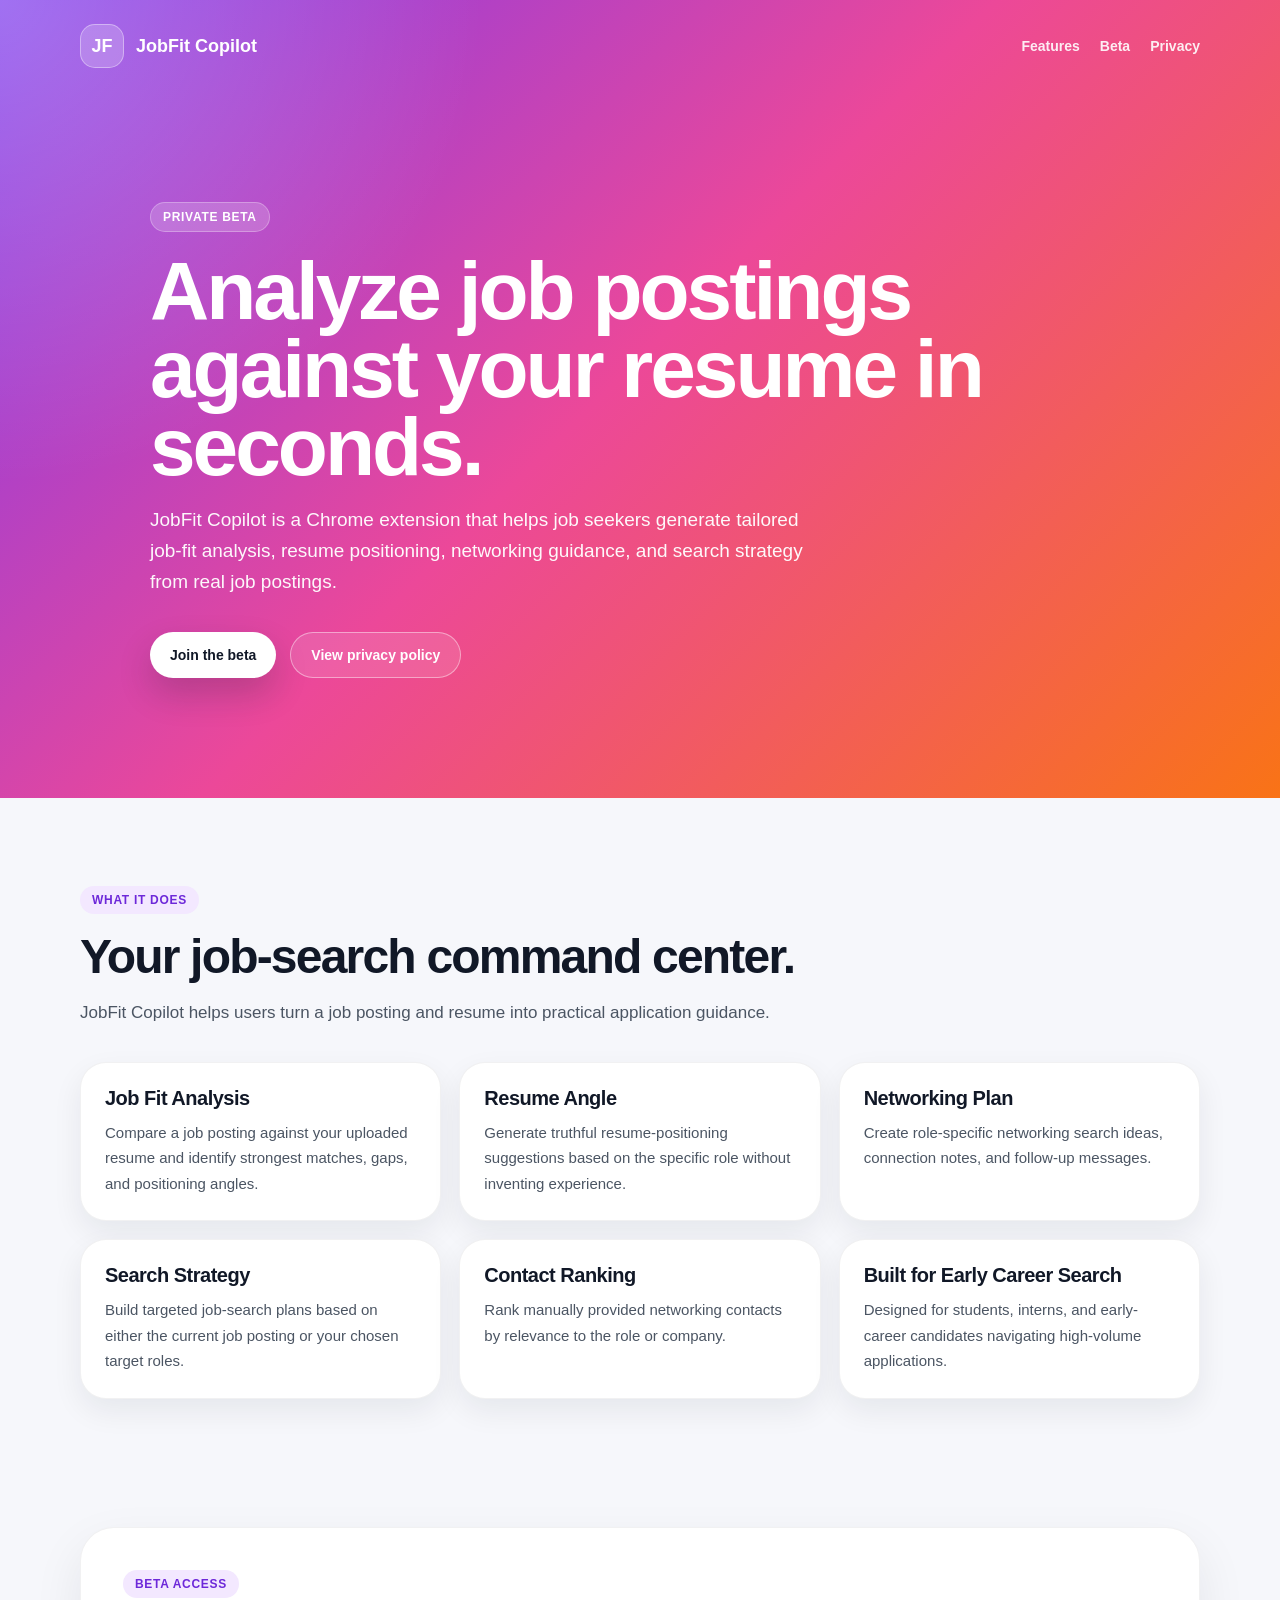
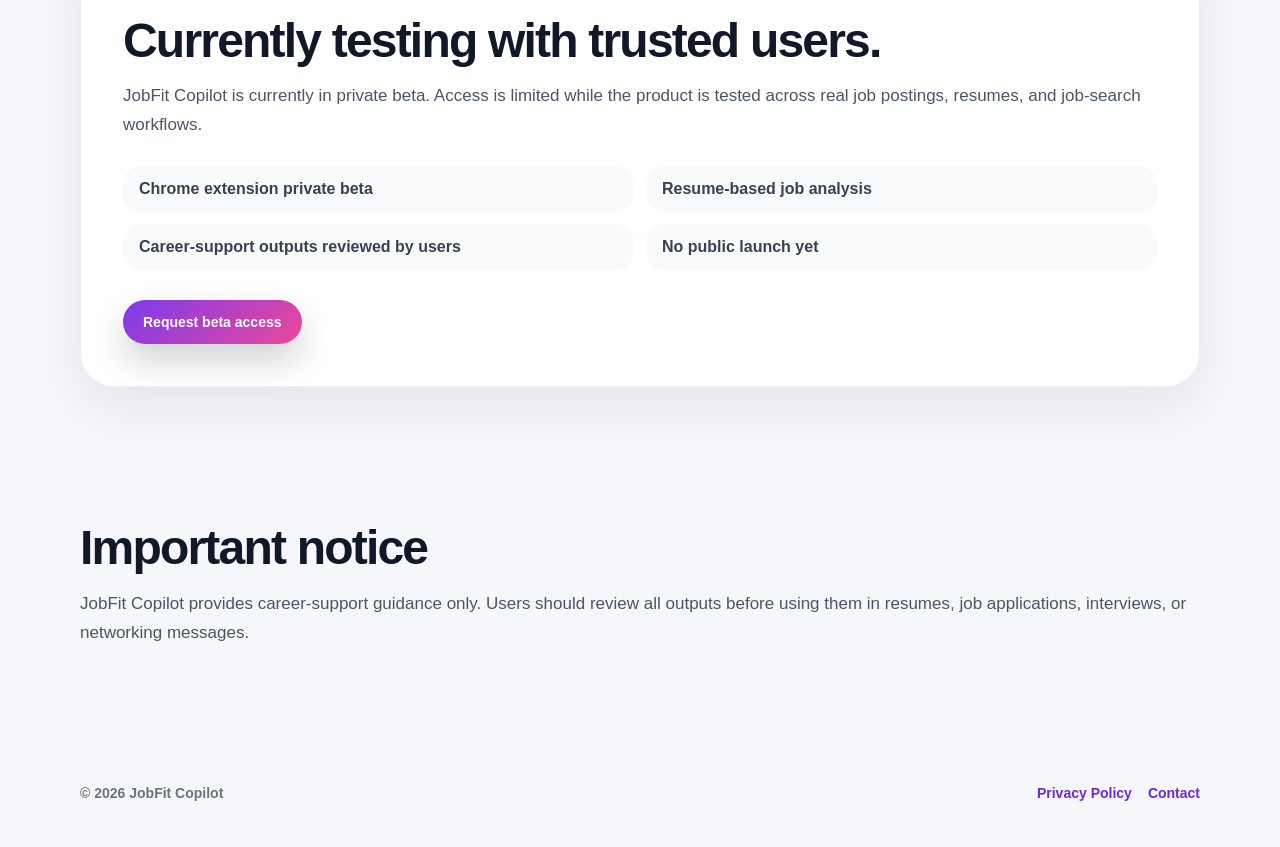
<file: index.html>
<!DOCTYPE html>
<html lang="en">
<head>
  <meta charset="UTF-8">
  <meta name="viewport" content="width=device-width, initial-scale=1.0">
  <title>JobFit Copilot</title>
  <meta name="description" content="JobFit Copilot helps job seekers analyze job postings against their resume and generate tailored job-search guidance.">
  <link rel="stylesheet" href="styles.css">
</head>
<body>
  <header class="hero">
    <nav class="nav">
      <div class="brand">
        <div class="logo">JF</div>
        <span>JobFit Copilot</span>
      </div>
      <div class="nav-links">
        <a href="#features">Features</a>
        <a href="#beta">Beta</a>
        <a href="privacy.html">Privacy</a>
      </div>
    </nav>

    <section class="hero-content">
      <div class="eyebrow">Private Beta</div>
      <h1>Analyze job postings against your resume in seconds.</h1>
      <p>
        JobFit Copilot is a Chrome extension that helps job seekers generate tailored job-fit analysis,
        resume positioning, networking guidance, and search strategy from real job postings.
      </p>

      <div class="hero-actions">
        <a class="primary-button" href="#beta">Join the beta</a>
        <a class="secondary-button" href="privacy.html">View privacy policy</a>
      </div>
    </section>
  </header>

  <main>
    <section id="features" class="section">
      <div class="section-header">
        <div class="eyebrow">What it does</div>
        <h2>Your job-search command center.</h2>
        <p>
          JobFit Copilot helps users turn a job posting and resume into practical application guidance.
        </p>
      </div>

      <div class="feature-grid">
        <article class="card">
          <h3>Job Fit Analysis</h3>
          <p>
            Compare a job posting against your uploaded resume and identify strongest matches, gaps, and positioning angles.
          </p>
        </article>

        <article class="card">
          <h3>Resume Angle</h3>
          <p>
            Generate truthful resume-positioning suggestions based on the specific role without inventing experience.
          </p>
        </article>

        <article class="card">
          <h3>Networking Plan</h3>
          <p>
            Create role-specific networking search ideas, connection notes, and follow-up messages.
          </p>
        </article>

        <article class="card">
          <h3>Search Strategy</h3>
          <p>
            Build targeted job-search plans based on either the current job posting or your chosen target roles.
          </p>
        </article>

        <article class="card">
          <h3>Contact Ranking</h3>
          <p>
            Rank manually provided networking contacts by relevance to the role or company.
          </p>
        </article>

        <article class="card">
          <h3>Built for Early Career Search</h3>
          <p>
            Designed for students, interns, and early-career candidates navigating high-volume applications.
          </p>
        </article>
      </div>
    </section>

    <section id="beta" class="section beta-section">
      <div class="beta-card">
        <div class="eyebrow">Beta access</div>
        <h2>Currently testing with trusted users.</h2>
        <p>
          JobFit Copilot is currently in private beta. Access is limited while the product is tested across real job postings,
          resumes, and job-search workflows.
        </p>

        <div class="beta-list">
          <div>Chrome extension private beta</div>
          <div>Resume-based job analysis</div>
          <div>Career-support outputs reviewed by users</div>
          <div>No public launch yet</div>
        </div>

        <a class="primary-button" href="mailto:williamtbon@gmail.com?subject=JobFit%20Copilot%20Beta%20Access">
          Request beta access
        </a>
      </div>
    </section>

    <section class="section note-section">
      <h2>Important notice</h2>
      <p>
        JobFit Copilot provides career-support guidance only. Users should review all outputs before using them in resumes,
        job applications, interviews, or networking messages.
      </p>
    </section>
  </main>

  <footer class="footer">
    <div>© 2026 JobFit Copilot</div>
    <div class="footer-links">
      <a href="privacy.html">Privacy Policy</a>
      <a href="mailto:williamtbon@gmail.com">Contact</a>
    </div>
  </footer>
</body>
</html>
</file>
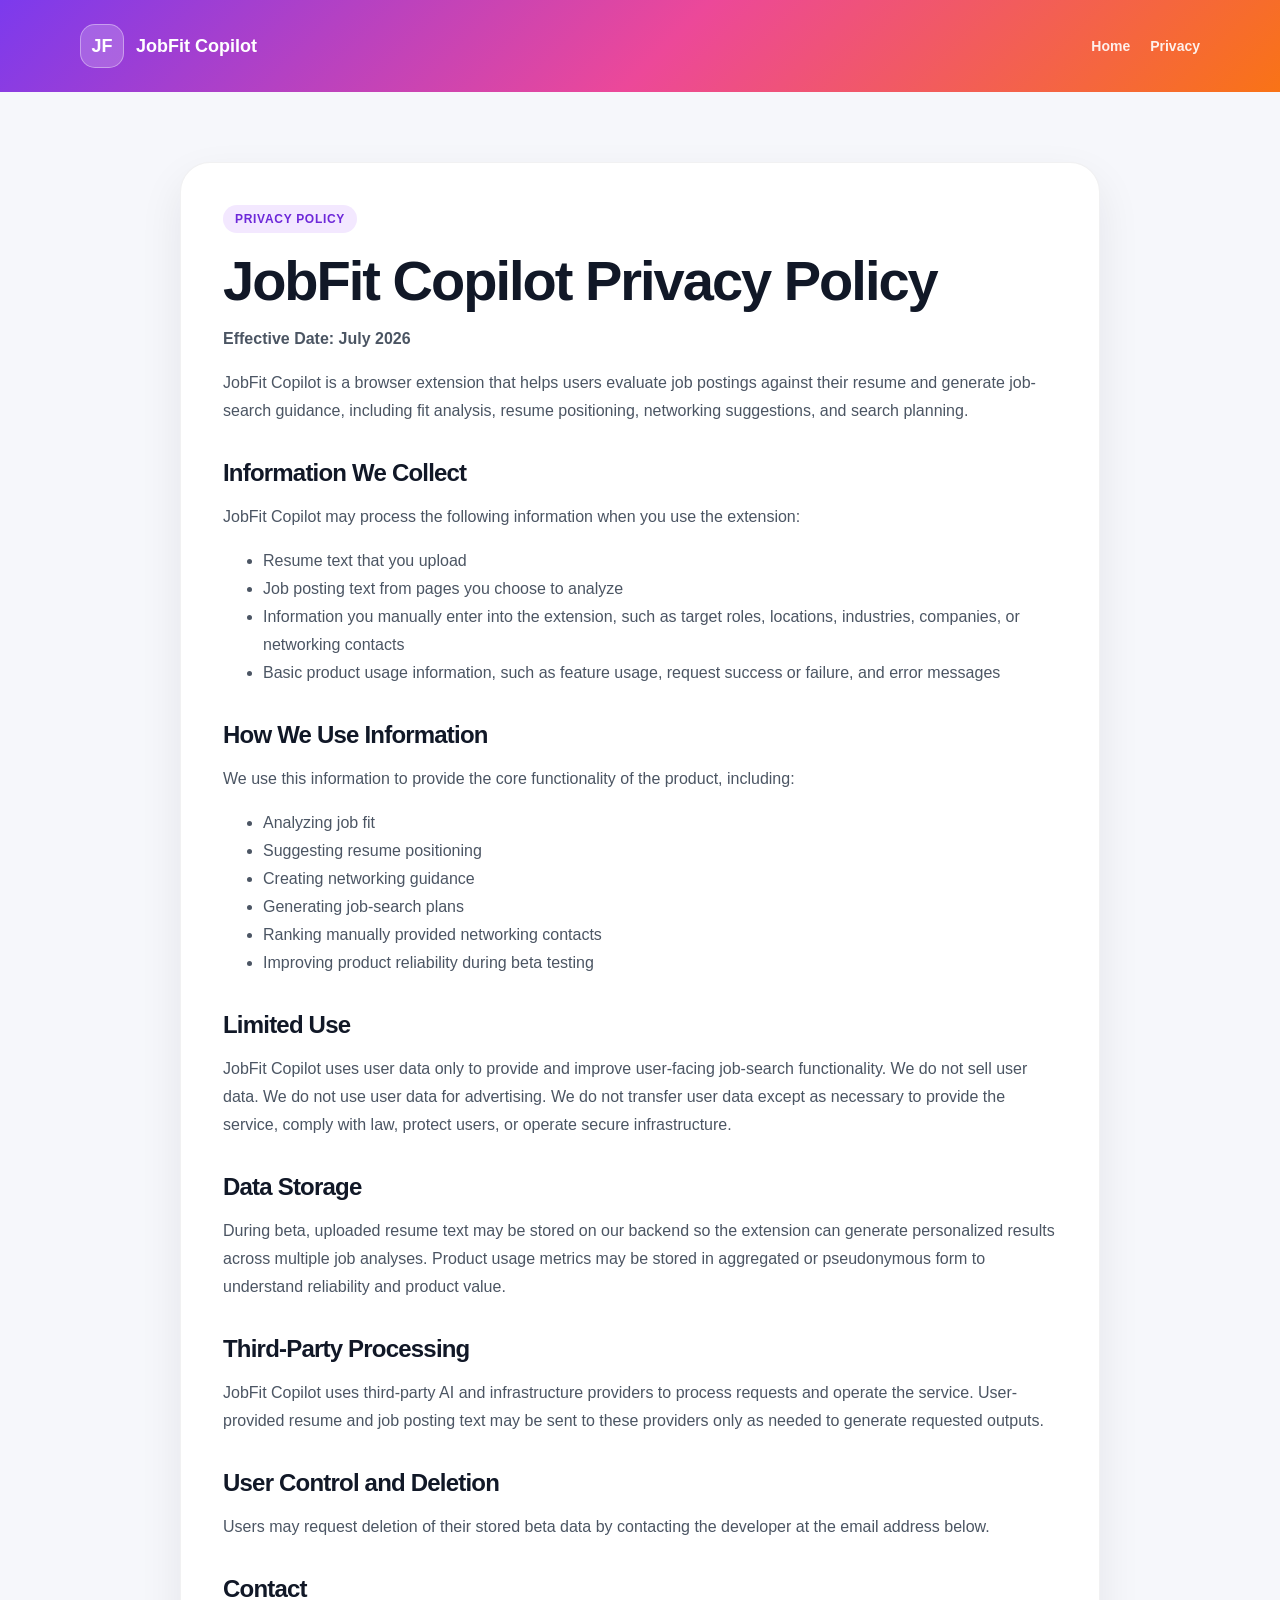
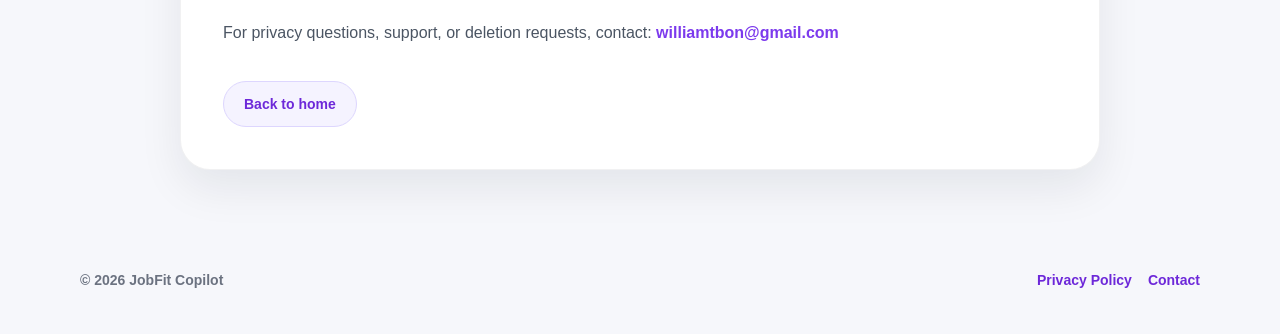
<file: privacy.html>
<!DOCTYPE html>
<html lang="en">
<head>
  <meta charset="UTF-8">
  <meta name="viewport" content="width=device-width, initial-scale=1.0">
  <title>Privacy Policy | JobFit Copilot</title>
  <meta name="description" content="Privacy Policy for JobFit Copilot.">
  <link rel="stylesheet" href="styles.css">
</head>
<body>
  <header class="simple-header">
    <nav class="nav">
      <a class="brand brand-link" href="index.html">
        <div class="logo">JF</div>
        <span>JobFit Copilot</span>
      </a>
      <div class="nav-links">
        <a href="index.html">Home</a>
        <a href="privacy.html">Privacy</a>
      </div>
    </nav>
  </header>

  <main class="policy-page">
    <section class="policy-card">
      <div class="eyebrow">Privacy Policy</div>
      <h1>JobFit Copilot Privacy Policy</h1>
      <p class="effective-date">Effective Date: July 2026</p>

      <p>
        JobFit Copilot is a browser extension that helps users evaluate job postings against their resume and generate
        job-search guidance, including fit analysis, resume positioning, networking suggestions, and search planning.
      </p>

      <h2>Information We Collect</h2>
      <p>JobFit Copilot may process the following information when you use the extension:</p>
      <ul>
        <li>Resume text that you upload</li>
        <li>Job posting text from pages you choose to analyze</li>
        <li>Information you manually enter into the extension, such as target roles, locations, industries, companies, or networking contacts</li>
        <li>Basic product usage information, such as feature usage, request success or failure, and error messages</li>
      </ul>

      <h2>How We Use Information</h2>
      <p>We use this information to provide the core functionality of the product, including:</p>
      <ul>
        <li>Analyzing job fit</li>
        <li>Suggesting resume positioning</li>
        <li>Creating networking guidance</li>
        <li>Generating job-search plans</li>
        <li>Ranking manually provided networking contacts</li>
        <li>Improving product reliability during beta testing</li>
      </ul>

      <h2>Limited Use</h2>
      <p>
        JobFit Copilot uses user data only to provide and improve user-facing job-search functionality.
        We do not sell user data. We do not use user data for advertising. We do not transfer user data
        except as necessary to provide the service, comply with law, protect users, or operate secure infrastructure.
      </p>

      <h2>Data Storage</h2>
      <p>
        During beta, uploaded resume text may be stored on our backend so the extension can generate personalized
        results across multiple job analyses. Product usage metrics may be stored in aggregated or pseudonymous form
        to understand reliability and product value.
      </p>

      <h2>Third-Party Processing</h2>
      <p>
        JobFit Copilot uses third-party AI and infrastructure providers to process requests and operate the service.
        User-provided resume and job posting text may be sent to these providers only as needed to generate requested outputs.
      </p>

      <h2>User Control and Deletion</h2>
      <p>
        Users may request deletion of their stored beta data by contacting the developer at the email address below.
      </p>

      <h2>Contact</h2>
      <p>
        For privacy questions, support, or deletion requests, contact:
        <a href="mailto:williamtbon@gmail.com">williamtbon@gmail.com</a>
      </p>

      <div class="policy-footer-link">
        <a class="secondary-button" href="index.html">Back to home</a>
      </div>
    </section>
  </main>

  <footer class="footer">
    <div>© 2026 JobFit Copilot</div>
    <div class="footer-links">
      <a href="privacy.html">Privacy Policy</a>
      <a href="mailto:williamtbon@gmail.com">Contact</a>
    </div>
  </footer>
</body>
</html>
</file>
<file: styles.css>
* {
  box-sizing: border-box;
}

body {
  margin: 0;
  font-family: Arial, Helvetica, sans-serif;
  background: #f6f7fb;
  color: #111827;
}

a {
  color: inherit;
  text-decoration: none;
}

.hero {
  min-height: 680px;
  color: white;
  background:
    radial-gradient(circle at top left, rgba(255, 255, 255, 0.28), transparent 32%),
    linear-gradient(135deg, #7c3aed 0%, #ec4899 48%, #f97316 100%);
}

.simple-header {
  color: white;
  background: linear-gradient(135deg, #7c3aed 0%, #ec4899 52%, #f97316 100%);
}

.nav {
  width: min(1120px, calc(100% - 40px));
  margin: 0 auto;
  padding: 24px 0;
  display: flex;
  align-items: center;
  justify-content: space-between;
}

.brand,
.brand-link {
  display: flex;
  align-items: center;
  gap: 12px;
  font-weight: 900;
  font-size: 18px;
}

.logo {
  width: 44px;
  height: 44px;
  border-radius: 15px;
  display: grid;
  place-items: center;
  font-weight: 900;
  background: rgba(255, 255, 255, 0.2);
  border: 1px solid rgba(255, 255, 255, 0.38);
  color: white;
}

.nav-links {
  display: flex;
  align-items: center;
  gap: 20px;
  font-size: 14px;
  font-weight: 700;
}

.nav-links a {
  opacity: 0.9;
}

.nav-links a:hover {
  opacity: 1;
}

.hero-content {
  width: min(980px, calc(100% - 40px));
  margin: 0 auto;
  padding: 110px 0 120px;
}

.eyebrow {
  display: inline-flex;
  align-items: center;
  border-radius: 999px;
  padding: 7px 12px;
  font-size: 12px;
  font-weight: 900;
  letter-spacing: 0.7px;
  text-transform: uppercase;
  color: #6d28d9;
  background: #f3e8ff;
}

.hero .eyebrow {
  color: white;
  background: rgba(255, 255, 255, 0.18);
  border: 1px solid rgba(255, 255, 255, 0.28);
}

h1 {
  max-width: 850px;
  margin: 20px 0 18px;
  font-size: clamp(44px, 7vw, 82px);
  line-height: 0.95;
  letter-spacing: -3px;
}

.hero-content p {
  max-width: 680px;
  margin: 0;
  font-size: 19px;
  line-height: 1.65;
  opacity: 0.96;
}

.hero-actions {
  margin-top: 34px;
  display: flex;
  flex-wrap: wrap;
  gap: 14px;
}

.primary-button,
.secondary-button {
  display: inline-flex;
  align-items: center;
  justify-content: center;
  border-radius: 999px;
  padding: 14px 20px;
  font-weight: 900;
  font-size: 14px;
}

.primary-button {
  color: #111827;
  background: white;
  box-shadow: 0 16px 34px rgba(17, 24, 39, 0.2);
}

.beta-card .primary-button {
  color: white;
  background: linear-gradient(135deg, #7c3aed, #ec4899);
}

.secondary-button {
  color: white;
  border: 1px solid rgba(255, 255, 255, 0.44);
  background: rgba(255, 255, 255, 0.12);
}

.policy-card .secondary-button {
  color: #6d28d9;
  border: 1px solid #ddd6fe;
  background: #f5f3ff;
}

.section {
  width: min(1120px, calc(100% - 40px));
  margin: 0 auto;
  padding: 88px 0;
}

.section-header {
  max-width: 720px;
  margin-bottom: 34px;
}

.section h2 {
  margin: 18px 0 10px;
  font-size: clamp(30px, 4vw, 48px);
  line-height: 1.04;
  letter-spacing: -1.8px;
}

.section p {
  color: #4b5563;
  font-size: 17px;
  line-height: 1.7;
}

.feature-grid {
  display: grid;
  grid-template-columns: repeat(3, 1fr);
  gap: 18px;
}

.card {
  padding: 24px;
  border-radius: 26px;
  background: white;
  border: 1px solid rgba(17, 24, 39, 0.06);
  box-shadow: 0 12px 30px rgba(17, 24, 39, 0.07);
}

.card h3 {
  margin: 0 0 10px;
  font-size: 20px;
  letter-spacing: -0.5px;
}

.card p {
  margin: 0;
  font-size: 15px;
  color: #4b5563;
}

.beta-section {
  padding-top: 40px;
}

.beta-card {
  padding: 42px;
  border-radius: 34px;
  background: white;
  border: 1px solid rgba(17, 24, 39, 0.06);
  box-shadow: 0 20px 50px rgba(17, 24, 39, 0.08);
}

.beta-card h2 {
  margin: 18px 0 12px;
}

.beta-list {
  display: grid;
  grid-template-columns: repeat(2, 1fr);
  gap: 12px;
  margin: 26px 0 30px;
}

.beta-list div {
  padding: 14px 16px;
  border-radius: 18px;
  background: #f9fafb;
  font-weight: 800;
  color: #374151;
}

.note-section {
  padding-top: 30px;
}

.policy-page {
  width: min(920px, calc(100% - 40px));
  margin: 0 auto;
  padding: 70px 0;
}

.policy-card {
  padding: 42px;
  border-radius: 30px;
  background: white;
  border: 1px solid rgba(17, 24, 39, 0.06);
  box-shadow: 0 18px 44px rgba(17, 24, 39, 0.08);
}

.policy-card h1 {
  max-width: none;
  margin: 20px 0 8px;
  color: #111827;
  font-size: clamp(34px, 5vw, 56px);
  line-height: 1;
  letter-spacing: -2px;
}

.policy-card h2 {
  margin: 34px 0 10px;
  font-size: 24px;
  letter-spacing: -0.8px;
}

.policy-card p,
.policy-card li {
  color: #4b5563;
  line-height: 1.75;
  font-size: 16px;
}

.policy-card a {
  color: #7c3aed;
  font-weight: 800;
}

.effective-date {
  font-weight: 800;
}

.policy-footer-link {
  margin-top: 34px;
}

.footer {
  width: min(1120px, calc(100% - 40px));
  margin: 0 auto;
  padding: 32px 0 46px;
  display: flex;
  justify-content: space-between;
  gap: 20px;
  color: #6b7280;
  font-size: 14px;
  font-weight: 700;
}

.footer-links {
  display: flex;
  gap: 16px;
}

.footer a {
  color: #6d28d9;
}

@media (max-width: 820px) {
  .nav {
    align-items: flex-start;
    flex-direction: column;
    gap: 18px;
  }

  .hero-content {
    padding: 70px 0 90px;
  }

  .feature-grid {
    grid-template-columns: 1fr;
  }

  .beta-list {
    grid-template-columns: 1fr;
  }

  .footer {
    flex-direction: column;
  }
}
</file>
